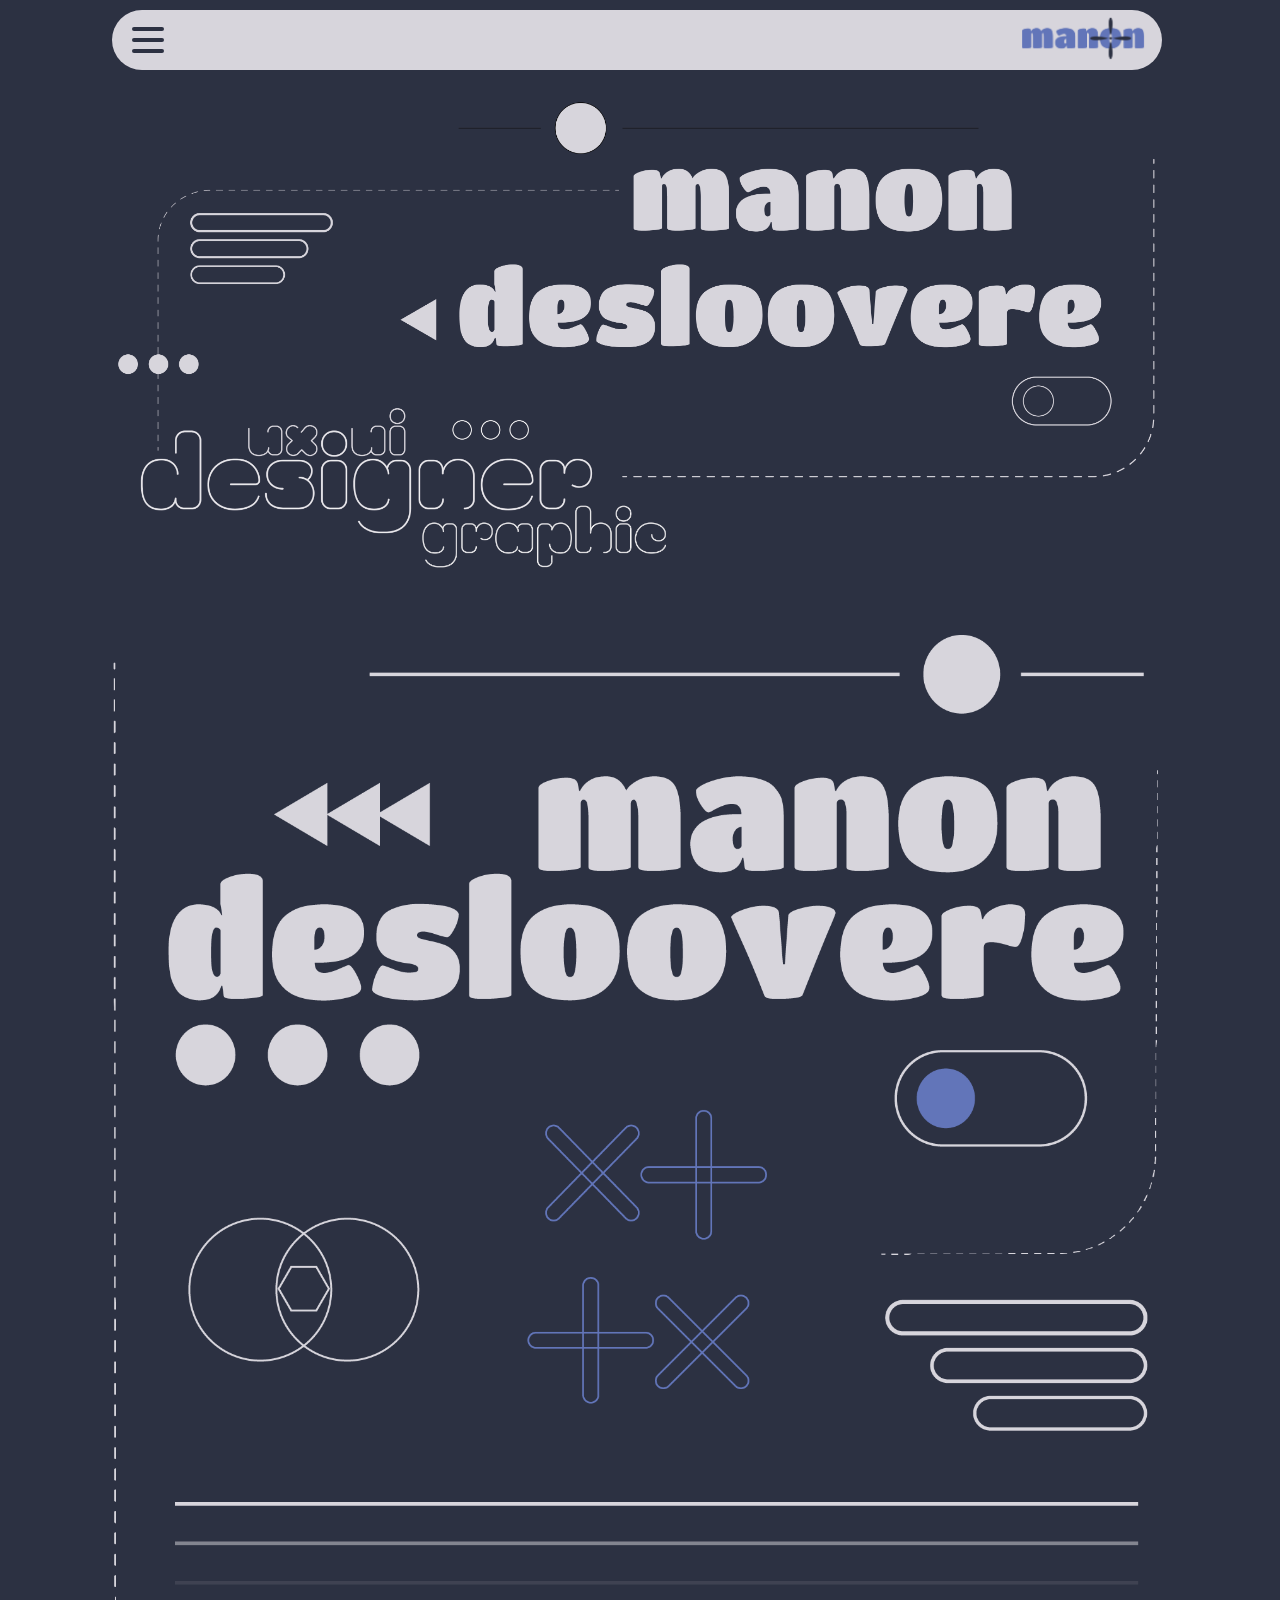
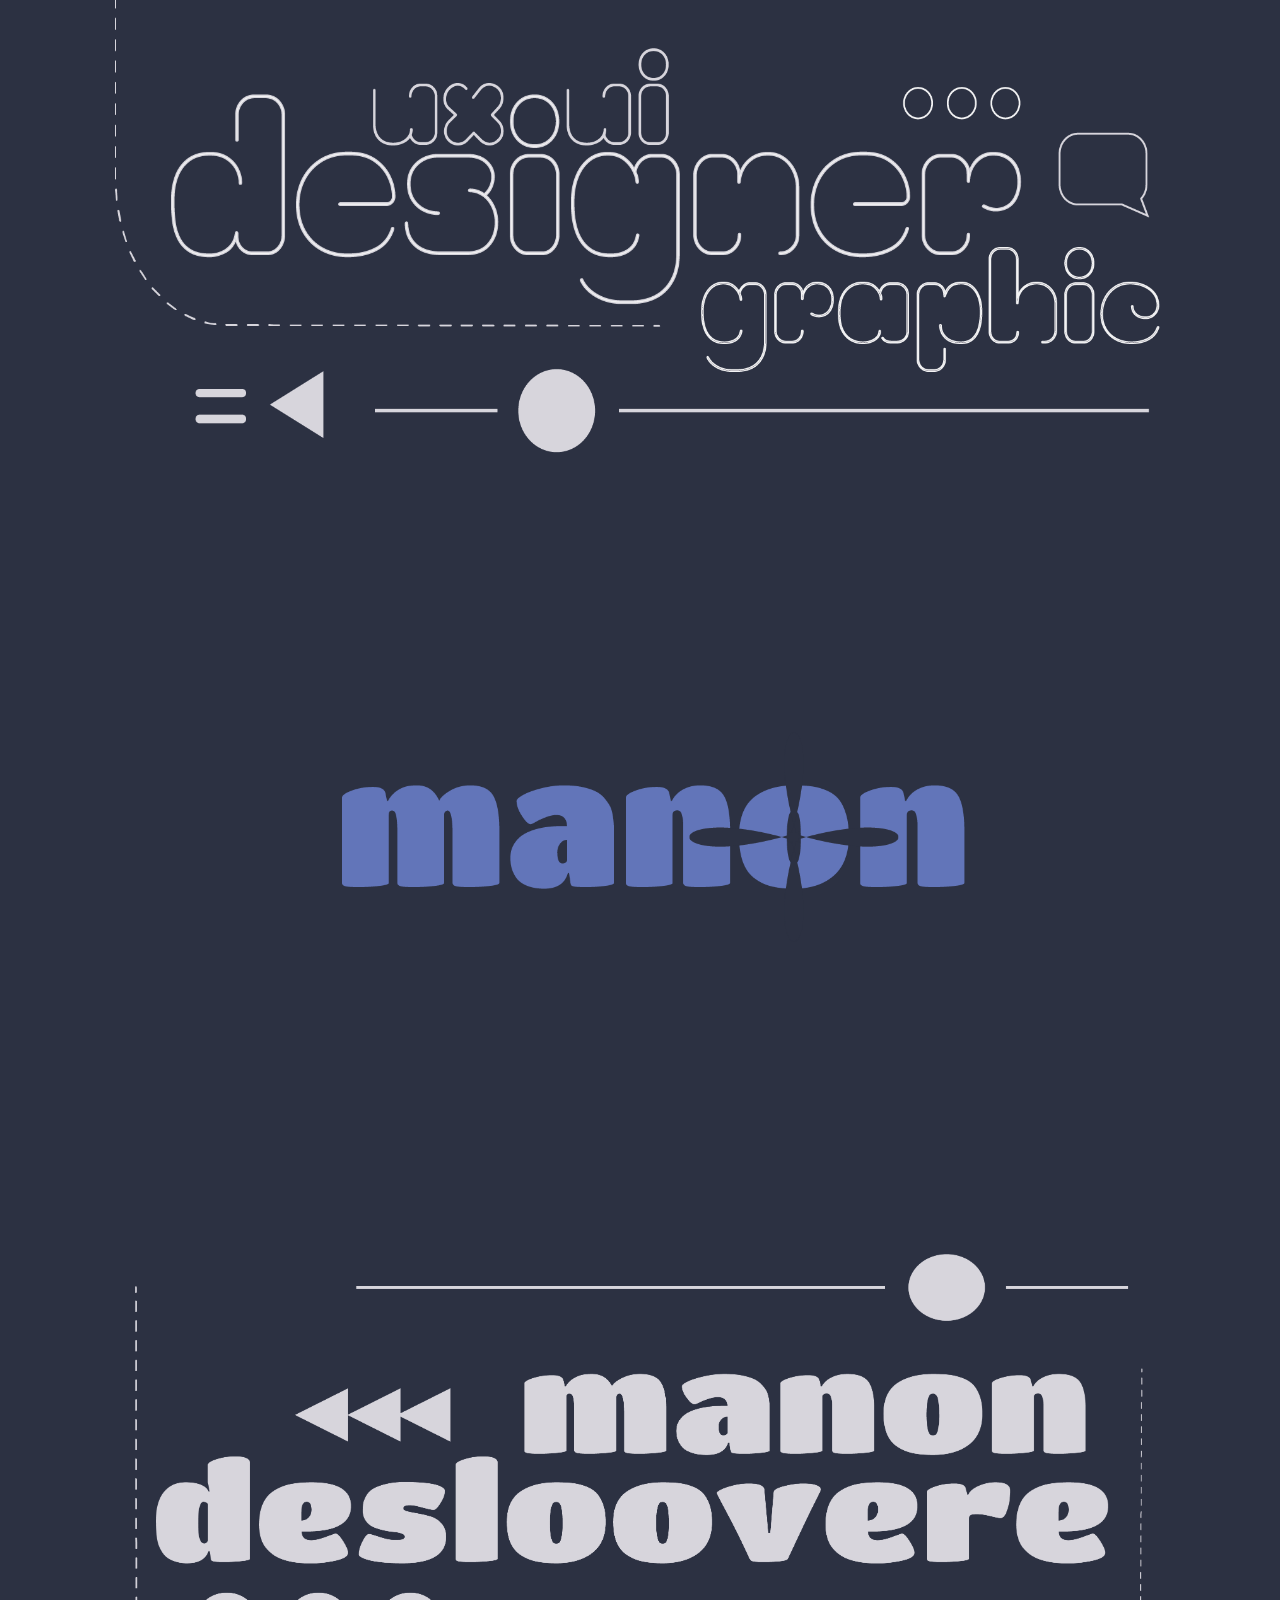
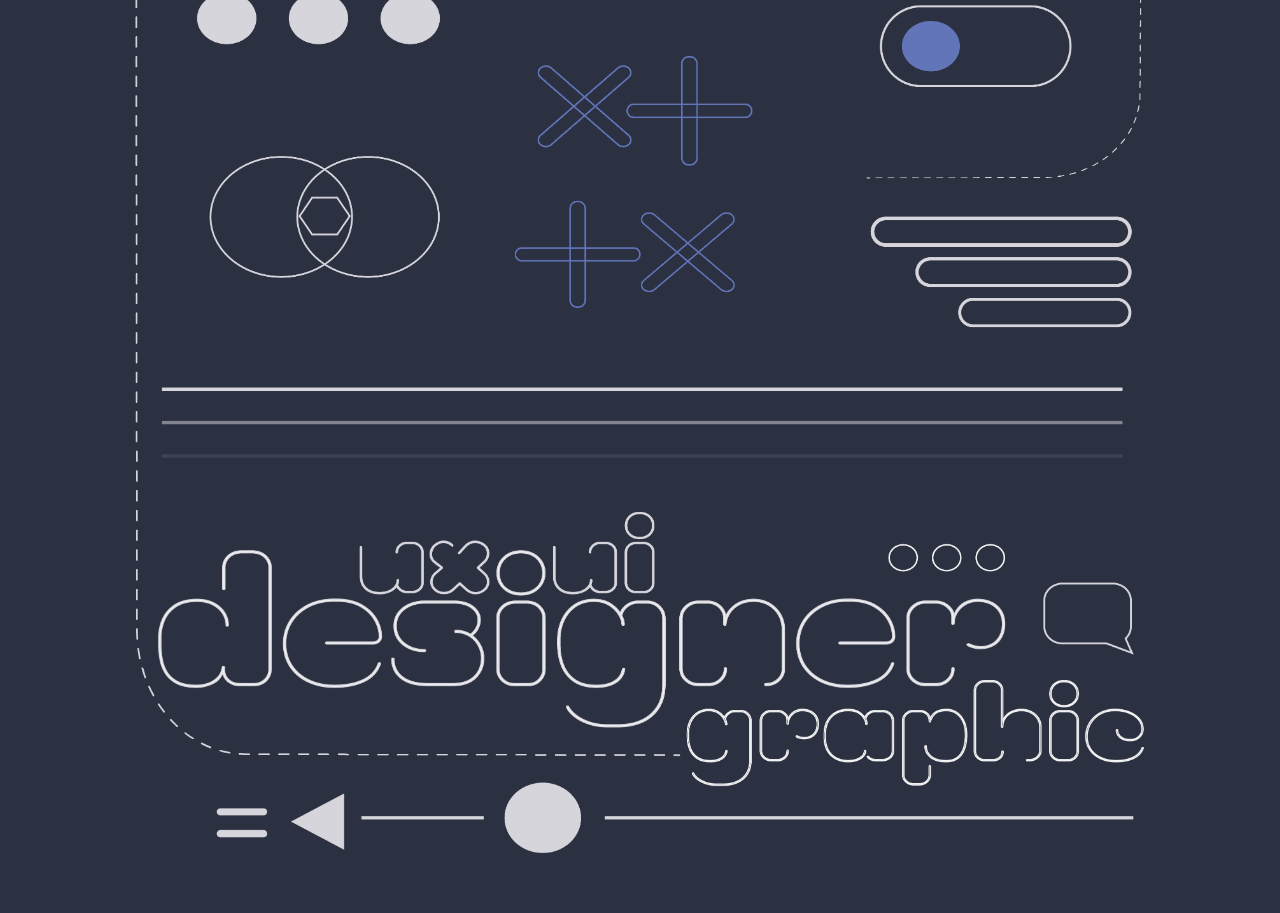
<file: index.html>
<!DOCTYPE html>
<html lang="en">
<head>
    <meta charset="UTF-8">
    <title>HomePage</title>
    <link rel="stylesheet" href="style.css">
    <script defer src="script.js"></script>
    <meta name="viewport" content="width=device-width, initial-scale=1">
    <link rel="preconnect" href="https://fonts.googleapis.com">
    <link rel="preconnect" href="https://fonts.gstatic.com" crossorigin>
    <link href="https://fonts.googleapis.com/css2?family=Dosis:wght@500&display=swap" rel="stylesheet">
</head>
<body>
<nav>
    <div class="navbar">
        <div class="container nav-container">
            <input class="checkbox" type="checkbox" name="check" id="checkbox"/>
            <div class="hamburger-lines">
                <span class="line line1"></span>
                <span class="line line2"></span>
                <span class="line line3"></span>
            </div>
            <div class="logo">
                <img src="assets/portfoliomanonlogo-04.png" alt="LogoManon">
            </div>
            <div class="menu-items">
                    <li><a href="index.html">Home</a></li>
                    <li><a href="biography.html">Biography</a></li>
                    <li><a href="wpl.html">WPL</a></li>
                    <li><a href="gallery.html">Gallery</a></li>
                    <li><a href="contact.html">Contact</a></li>
            </div>
        </div>
    </div>
</nav>


<img id="web" src="assets/PORTFOLIOhomeimagedark-02.png" alt="Manon Desloovere portfolio foto">
<img id="gsm" src="assets/PORTFOLIOhomeimggsm-03.png" alt="Manon Desloovere portfolio foto">
<img id="ipad" src="assets/PORTFOLIOhomeimgipad-04.png" alt="Manon Desloovere portfolio foto">
</body>
</html>
</file>
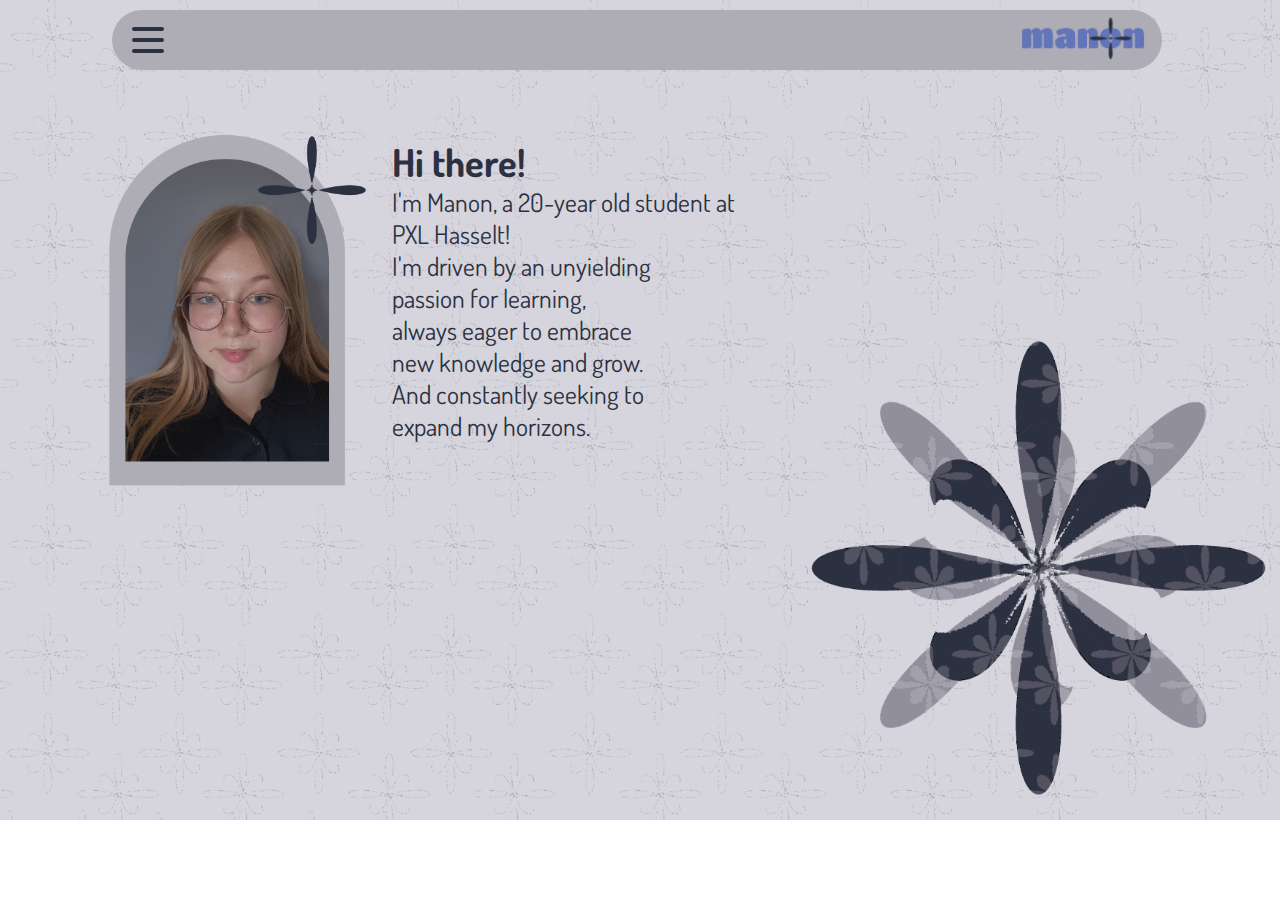
<file: biography.html>
<!DOCTYPE html>
<html lang="en">
<head>
    <meta charset="UTF-8">
    <title>Biograpy</title>
    <link rel="stylesheet" href="biostyle.css">
    <script defer src="script.js"></script>
    <meta name="viewport" content="width=device-width, initial-scale=1">
    <link rel="preconnect" href="https://fonts.googleapis.com">
    <link rel="preconnect" href="https://fonts.gstatic.com" crossorigin>
    <link href="https://fonts.googleapis.com/css2?family=Dosis:wght@500&display=swap" rel="stylesheet">
</head>
<body>
<nav>
    <div class="navbar">
        <div class="container nav-container">
            <input class="checkbox" type="checkbox" name="check" id="checkbox"/>
            <div class="hamburger-lines">
                <span class="line line1"></span>
                <span class="line line2"></span>
                <span class="line line3"></span>
            </div>
            <div class="logo">
                <img src="assets/portfoliomanonlogo-04.png" alt="LogoManon">
            </div>
            <div class="menu-items">
                <li><a href="index.html">Home</a></li>
                <li><a href="biography.html">Biography</a></li>
                <li><a href="wpl.html">WPL</a></li>
                <li><a href="gallery.html">Gallery</a></li>
                <li><a href="contact.html">Contact</a></li>
            </div>
        </div>
    </div>
</nav>

<main>
    <div class="content-container">
        <div class="profielfoto">
            <img id="fotomanon" src="assets/portfoliofoto2-01.png" alt="Picture of Manon Desloovere">
        </div>
        <div class="text">
            <h2>Hi there!</h2>
            <p>I'm Manon, a 20-year old student at PXL Hasselt!</p>
            <p>I'm driven by an unyielding <br>
                passion for learning,<br>
                always eager to embrace <br>
                new knowledge and grow. <br>
                And constantly seeking to <br>
                expand my horizons.</p>
        </div>
    </div>
</main>

</body>
</html>
</file>
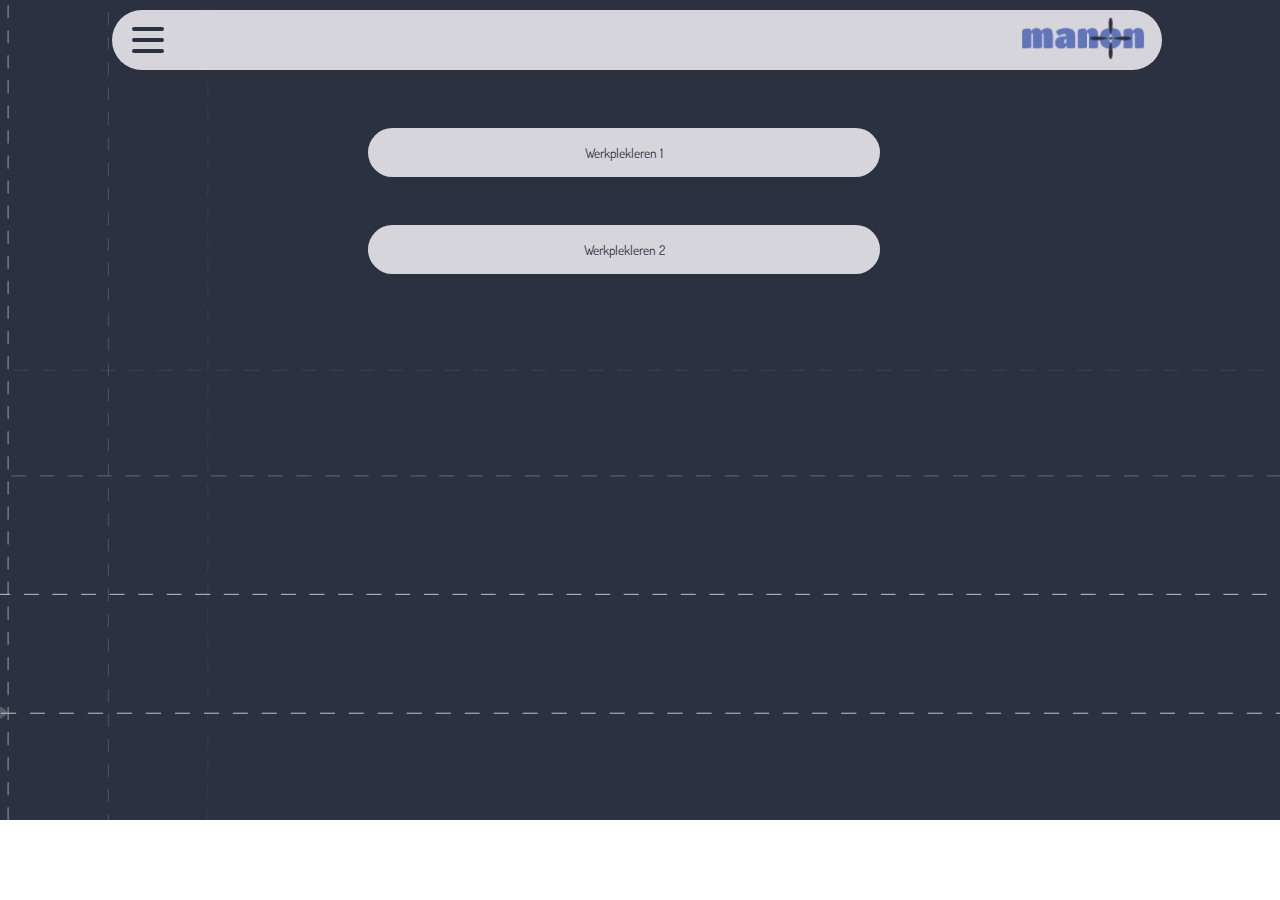
<file: wpl.html>
<!DOCTYPE html>
<html lang="en">
<head>
    <meta charset="UTF-8">
    <title>WPL</title>
    <link rel="stylesheet" href="wplstyle.css">
    <script defer src="script.js"></script>
    <meta name="viewport" content="width=device-width, initial-scale=1">
    <link rel="preconnect" href="https://fonts.googleapis.com">
    <link rel="preconnect" href="https://fonts.gstatic.com" crossorigin>
    <link href="https://fonts.googleapis.com/css2?family=Dosis:wght@500&display=swap" rel="stylesheet">
</head>
<body>
<nav>
    <div class="navbar">
        <div class="container nav-container">
            <input class="checkbox" type="checkbox" name="check" id="checkbox"/>
            <div class="hamburger-lines">
                <span class="line line1"></span>
                <span class="line line2"></span>
                <span class="line line3"></span>
            </div>
            <div class="logo">
                <img src="assets/portfoliomanonlogo-04.png" alt="LogoManon">
            </div>
            <div class="menu-items">
                <li><a href="index.html">Home</a></li>
                <li><a href="biography.html">Biography</a></li>
                <li><a href="wpl.html">WPL</a></li>
                <li><a href="gallery.html">Gallery</a></li>
                <li><a href="contact.html">Contact</a></li>
            </div>
        </div>
    </div>
</nav>

<main>
    <button class="accordion">Werkplekleren 1</button>
    <div class="panel">
        <ul>
            <li><a href="https://hogeschoolpxl-my.sharepoint.com/personal/12202070_student_pxl_be/_layouts/15/onedrive.aspx?ga=1&id=%2Fpersonal%2F12202070%5Fstudent%5Fpxl%5Fbe%2FDocuments%2Fportfolio%2FDasboards%2DPortfolio%5FGroep30%5FLise%2DManon%20%281%29%2Epdf&parent=%2Fpersonal%2F12202070%5Fstudent%5Fpxl%5Fbe%2FDocuments%2Fportfolio" target="_blank">Dashboard</a></li>
            <li><a href="https://hogeschoolpxl-my.sharepoint.com/personal/12202070_student_pxl_be/_layouts/15/onedrive.aspx?ga=1&id=%2Fpersonal%2F12202070%5Fstudent%5Fpxl%5Fbe%2FDocuments%2Fportfolio%2FDesloovere%5FManon%5F1DVOb%5FAnalyseArbeidsmarkt%20%281%29%2Epdf&parent=%2Fpersonal%2F12202070%5Fstudent%5Fpxl%5Fbe%2FDocuments%2Fportfolio" target="_blank">Analyse Arbeidsmarkt</a></li>
            <li><a href="https://hogeschoolpxl-my.sharepoint.com/personal/12202070_student_pxl_be/_layouts/15/onedrive.aspx?ga=1&id=%2Fpersonal%2F12202070%5Fstudent%5Fpxl%5Fbe%2FDocuments%2Fportfolio%2FDesloovere%5FManon%5F1DVOb%5FWerkplekverkenning%2Epdf&parent=%2Fpersonal%2F12202070%5Fstudent%5Fpxl%5Fbe%2FDocuments%2Fportfolio" target="_blank">Werkplekverkenning</a></li>
            <li><a href="https://hogeschoolpxl-my.sharepoint.com/personal/12202070_student_pxl_be/_layouts/15/onedrive.aspx?ga=1&id=%2Fpersonal%2F12202070%5Fstudent%5Fpxl%5Fbe%2FDocuments%2Fportfolio%2Fpersonalbranding%5Fmanon%5Fdesloovere%20%281%29%2Epdf&parent=%2Fpersonal%2F12202070%5Fstudent%5Fpxl%5Fbe%2FDocuments%2Fportfolio" target="_blank">Personal Branding</a></li>
            <li><a href="https://hogeschoolpxl-my.sharepoint.com/personal/12202070_student_pxl_be/_layouts/15/onedrive.aspx?ga=1&id=%2Fpersonal%2F12202070%5Fstudent%5Fpxl%5Fbe%2FDocuments%2Fportfolio%2Freflecteren%2Bles%2B3%2Bwerkplekleren%2B1%2Btaak%2Epdf&parent=%2Fpersonal%2F12202070%5Fstudent%5Fpxl%5Fbe%2FDocuments%2Fportfolio" target="_blank">Reflecteren</a></li>
            <li><a href="https://hogeschoolpxl-my.sharepoint.com/personal/12202070_student_pxl_be/_layouts/15/onedrive.aspx?ga=1&id=%2Fpersonal%2F12202070%5Fstudent%5Fpxl%5Fbe%2FDocuments%2Fportfolio%2FWatisjouwmotivatie%5FManon%5FDesloovere%2Epdf&parent=%2Fpersonal%2F12202070%5Fstudent%5Fpxl%5Fbe%2FDocuments%2Fportfolio" target="_blank">Kernkwadranten</a></li>
            <li><a href="https://hogeschoolpxl-my.sharepoint.com/personal/12202070_student_pxl_be/_layouts/15/onedrive.aspx?ga=1&id=%2Fpersonal%2F12202070%5Fstudent%5Fpxl%5Fbe%2FDocuments%2Fportfolio%2FDesloovere%5FManon%5F1DVOb%5FEindreflectie%2Epdf&parent=%2Fpersonal%2F12202070%5Fstudent%5Fpxl%5Fbe%2FDocuments%2Fportfolio" target="_blank">Eindreflectie WPL I</a></li>
        </ul>

    </div>

    <button class="accordion">Werkplekleren 2</button>
    <div class="panel">
        <ul>
        <li><a href="https://hogeschoolpxl-my.sharepoint.com/personal/12202070_student_pxl_be/_layouts/15/onedrive.aspx?ga=1&id=%2Fpersonal%2F12202070%5Fstudent%5Fpxl%5Fbe%2FDocuments%2Fportfolio%2FEindreflectie%20werkplekleren%202%2Epdf&parent=%2Fpersonal%2F12202070%5Fstudent%5Fpxl%5Fbe%2FDocuments%2Fportfolio" target="_blank">Eindreflectie WPL II</a></li>
        <li><a href="https://hogeschoolpxl-my.sharepoint.com/personal/12202070_student_pxl_be/_layouts/15/onedrive.aspx?ga=1&id=%2Fpersonal%2F12202070%5Fstudent%5Fpxl%5Fbe%2FDocuments%2Fportfolio%2FBusta%20%2D%20Werkplekleren%202%2Epdf&parent=%2Fpersonal%2F12202070%5Fstudent%5Fpxl%5Fbe%2FDocuments%2Fportfolio" target="_blank">WPL II Case</a></li>
        <li><a href="https://2223-1dvo-wpl2-groep-09.netlify.app/" target="_blank">WPL II Busta Website</a></li>
        </ul>
    </div>
</main>
</body>
</html>


<!--
<h1>Schoolopdrachten</h1>
<h2>Werkplekleren II</h2>
<p></p>


<p>Hier vindt u opdrachten die ik moest maken voor het vak 'Werkplekleren 1'. <br>Door <a
        href="https://hogeschoolpxl-my.sharepoint.com/:f:/g/personal/12202070_student_pxl_be/Ek26gcOy45tFpmQzesAT-NcB3ujcC0j28AdXUhX9fjkOZg?e=Fr1bos">hier</a>
    te
    drukken opent u een OneDrive link. Daar vindt u volgende opdrachten: </p>
<h2>Sessies persoonlijk ontwikkelingsplan</h2>
<ul>
    <li>POP Personal branding</li>
    <li>POP Motivatie, aarden en kernkwadranten</li>
    <li>POP Feedback & Reflecteren</li>
</ul>
<h2>Sessies werkveldherkenning</h2>
<ul>
    <li>Opdracht: Reflectie seminaries</li>
    <li>Opdracht: Analyse arbeidsmarkt</li>
</ul>
<h2>Dashboard opdracht</h2>
<ul>
    <li>Research, strategie en concept & planning</li>
    <li>conceptposter</li>
</ul>
<h2>Eindreflectie</h2>
</file>
<file: style.css>
* {
    margin: 0;
    padding: 0;
    box-sizing: border-box;
    font-family: Arial, sans-serif;
    background-color: #2C3142;
}


/* ----------------------------------------   nav    ---------------------------------------*/

h1 {
    color: #2C3142;
    padding: 0.5rem;
    background-color: #D7D5DC;
}

h1:hover {
    color: #2C3142;
    padding: 0.5rem;
    text-decoration-line: underline;
}
.logo {
    position: absolute;
    top: 5px;
    right: 15px;
}

.logo img {
    width: 8rem; /* Adjust the width as needed */
    height: auto;
    background-color: #D7D5DC;
}

.container {
    max-width: 1050px;
    width: 90%;
    margin: auto;

}

.navbar {
    width: 100%;
}

.nav-container {
    display: flex;
    justify-content: space-between;
    align-items: center;
    height: 50px;
    background-color: #D7D5DC;
    border-radius: 30px;
    margin: 10px;
    margin-left: 7rem;
    padding: 10px;
}

.navbar .menu-items {
    display: flex;
}

.navbar .nav-container li {
    list-style: none;
    background-color: #D7D5DC;

}

.navbar .nav-container a {
    text-decoration: none;
    color: #D7D5DC;
    font-weight: 500;
    font-size: 1.2rem;
    padding: 0.7rem;
}

.navbar .nav-container a:hover{
    font-weight: bolder;
    text-decoration-line: underline;
}

.nav-container {
    display: block;
    position: relative;
    height: 60px;
}

.nav-container .checkbox {
    position: absolute;
    display: block;
    height: 32px;
    width: 32px;
    top: 20px;
    left: 20px;
    z-index: 5;
    opacity: 0;
    cursor: pointer;
}

.nav-container .hamburger-lines {
    height: 26px;
    width: 32px;
    position: absolute;
    top: 17px;
    left: 20px;
    z-index: 2;
    display: flex;
    flex-direction: column;
    justify-content: space-between;
    background-color: #D7D5DC;
}

.nav-container .hamburger-lines .line {
    display: block;
    height: 4px;
    width: 100%;
    border-radius: 10px;
    background: #2C3142;
}

.nav-container .hamburger-lines .line1 {
    transform-origin: 0% 0%;
    transition: transform 0.4s ease-in-out;
}

.nav-container .hamburger-lines .line2 {
    transition: transform 0.2s ease-in-out;
}

.nav-container .hamburger-lines .line3 {
    transform-origin: 0% 100%;
    transition: transform 0.4s ease-in-out;
}

.navbar .menu-items {
    background-color: #D7D5DC;
    color: #2C3142;
    height: 30rem;
    width: 10rem;
    transform: translate(-180%);
    display: flex;
    flex-direction: column;
    align-items: center;
    justify-content: center;
    margin-left: -60px;
    padding: 3rem;
    transition: transform 0.5s ease-in-out;
    text-align: center;
}

.navbar .menu-items li {
    color: #2C3142;
    background-color: #D7D5DC;
    margin-bottom: 1.2rem;
    font-size: 3rem;
    font-weight: 500;
}
.navbar .menu-items li a {
    text-decoration: none;
    color: #2C3142;
    font-weight: 500;
    font-size: 1.2rem;
    padding: 0.7rem;
    background-color: #D7D5DC; /* Added background color */
}


.nav-container input[type="checkbox"]:checked ~ .menu-items {
    transform: translateX(0);
}

.nav-container input[type="checkbox"]:checked ~ .hamburger-lines .line1 {
    transform: rotate(45deg);
}

.nav-container input[type="checkbox"]:checked ~ .hamburger-lines .line2 {
    transform: scaleY(0);
}

.nav-container input[type="checkbox"]:checked ~ .hamburger-lines .line3 {
    transform: rotate(-45deg);
}

.nav-container input[type="checkbox"]:checked ~ .logo{
    display: none;
}

/* ----------- image  ---------*/
img {
    display: block;
    margin: 0 auto;
    width: 85%;
    height: auto;
}
</file>
<file: biostyle.css>
* {
    margin: 0;
    padding: 0;
    box-sizing: border-box;
    font-family: 'Dosis', sans-serif;
}


/* ----------------------------------------   nav    --------------------------------------- */
body {
    background-image: url("assets/portfoliobackgroundweb-01.png");
    background-size: cover;
    background-position: 100%;
    background-repeat: no-repeat;
    min-height: 90vh;
}

.logo {
    position: absolute;
    top: 5px;
    right: 15px;
}

.logo img {
    width: 8rem;
    height: auto;
    background-color: #aeadb5;
}

.container {
    max-width: 1050px;
    width: 92%;
    margin: auto;

}

.navbar {
    width: 100%;
}

.nav-container {
    display: flex;
    justify-content: space-between;
    align-items: center;
    height: 50px;
    background-color: #aeadb5;
    border-radius: 30px;
    margin: 10px;
    margin-left: 7rem;
    padding: 9px;
}

.navbar .menu-items {
    display: flex;
}

.navbar .nav-container li {
    list-style: none;
    background-color: #aeadb5;

}

.navbar .nav-container a {
    text-decoration: none;
    color: #aeadb5;
    font-weight: 500;
    font-size: 1.2rem;
    padding: 0.7rem;
}

.navbar .nav-container a:hover{
    font-weight: bolder;
    text-decoration-line: underline;
}

.nav-container {
    display: block;
    position: relative;
    height: 60px;
}

.nav-container .checkbox {
    position: absolute;
    display: block;
    height: 32px;
    width: 32px;
    top: 20px;
    left: 20px;
    z-index: 5;
    opacity: 0;
    cursor: pointer;
}

.nav-container .hamburger-lines {
    height: 26px;
    width: 32px;
    position: absolute;
    top: 17px;
    left: 20px;
    z-index: 2;
    display: flex;
    flex-direction: column;
    justify-content: space-between;
    background-color: #aeadb5;
}

.nav-container .hamburger-lines .line {
    display: block;
    height: 4px;
    width: 100%;
    border-radius: 10px;
    background: #2C3142;
}

.nav-container .hamburger-lines .line1 {
    transform-origin: 0% 0%;
    transition: transform 0.4s ease-in-out;
}

.nav-container .hamburger-lines .line2 {
    transition: transform 0.2s ease-in-out;
}

.nav-container .hamburger-lines .line3 {
    transform-origin: 0% 100%;
    transition: transform 0.4s ease-in-out;
}

.navbar .menu-items {
    background-color: #aeadb5;
    border-radius: 30px;
    color: #2C3142;
    height: 28rem;
    width: 10rem;
    transform: translate(-180%);
    display: flex;
    flex-direction: column;
    align-items: center;
    justify-content: center;
    margin-left: -0.6rem;
    margin-top: 0.1rem;
    padding: 2rem;
    transition: transform 0.5s ease-in-out;
    text-align: center;
}

.navbar .menu-items li {
    color: #2C3142;
    background-color: #aeadb5;
    margin-bottom: 1.2rem;
    font-size: 3rem;
    font-weight: 500;
}
.navbar .menu-items li a {
    text-decoration: none;
    color: #2C3142;
    font-weight: 500;
    font-size: 1.2rem;
    padding: 0.7rem;
    background-color: #aeadb5;
}


.nav-container input[type="checkbox"]:checked ~ .menu-items {
    transform: translateX(0);
}

.nav-container input[type="checkbox"]:checked ~ .hamburger-lines .line1 {
    transform: rotate(45deg);
}

.nav-container input[type="checkbox"]:checked ~ .hamburger-lines .line2 {
    transform: scaleY(0);
}

.nav-container input[type="checkbox"]:checked ~ .hamburger-lines .line3 {
    transform: rotate(-45deg);
}

.nav-container input[type="checkbox"]:checked ~ .logo{
    display: none;
}


/* ----------- MAIN CONTENT ----------- */
.content-container {
    display: flex;
    align-items: center;
    justify-content: center;
    width: 50rem;
}

.text {
    font-size: 1.6rem;
    max-width: 70%;
    padding: 3rem;
    color: #2C3142;
    margin-left: 1rem;
}

.profielfoto {
    max-width: 100%;
    text-align: center;
    margin-left: 6rem;
    margin-top: 3rem;
}

#fotomanon {
    width: 120%;
    max-width: 300px;
    height: auto;
}
/* --------------------------------------- RESPONSIVITEIT -----------------------------------------------------------*/



/* TELEFOON FORMAAT */
@media screen and (min-width: 160px) and (max-width: 760px) {
    body {
        background-image: url("assets/portfoliobackground-01-gsm-06.png");
        background-size: cover;
        background-position: 100%;
        background-repeat: no-repeat;
        min-height: 115vh;
    }

    .nav-container {
        display: flex;
        justify-content: space-between;
        align-items: center;
        height: 51px;
        background-color: #aeadb5;
        border-radius: 30px;
        margin: 11px;
        margin-left: 1rem;
        padding: 15px;
    }

    .navbar .menu-items {
        background-color: #aeadb5;
        border-radius: 30px;
        color: #2C3142;
        height: 30rem;
        width: 10rem;
        transform: translate(-180%);
        display: flex;
        flex-direction: column;
        align-items: center;
        justify-content: center;
        margin-left: -0.6rem;
        margin-top: 28rem;
        padding: 2rem;
        transition: transform 0.5s ease-in-out;
        text-align: center;
    }


    .content-container {
        display: flex;
        flex-direction: column;
        align-items: center;
        justify-content: center;
        width: 20rem;
    }

    .text {
        font-size: 1.6rem;
        max-width: 100%;
        padding: 1rem;
        color: #2C3142;
        margin-left: 6.5rem;
    }

    .profielfoto {
        max-width: 100%;
        margin-left: 5rem;
        margin-top: 2rem;
        order: 2;

    }

    #fotomanon {
        width: 120%;
        max-width: 300px;
        height: auto;
    }
}



/* IPAD FORMAAT */
@media screen and (min-width: 760px) and (max-width: 1024px)  {

    body {
        background-image: url("assets/portfoliobackground-01-ipad-05.png");
        background-size: cover;
        background-position: 100%;
        background-repeat: no-repeat;
        min-height: 160vh;
    }

    .nav-container {
        display: flex;
        justify-content: space-between;
        align-items: center;
        height: 51px;
        background-color: #aeadb5;
        border-radius: 30px;
        margin: 2rem;
        margin-left: 2rem;
        padding: 15px;
    }

    .navbar .menu-items {
        background-color: #aeadb5;
        border-radius: 30px;
        color: #2C3142;
        height: 30rem;
        width: 10rem;
        transform: translate(-180%);
        display: flex;
        flex-direction: column;
        align-items: center;
        justify-content: center;
        margin-left: -0.6rem;
        margin-top: 28rem;
        padding: 2rem;
        transition: transform 0.5s ease-in-out;
        text-align: center;
    }




    .content-container {
        display: flex;
        flex-direction: column;
        align-items: center;
        justify-content: center;
        width: 80rem;
    }

    .text {
        font-size: 1.8rem;
        max-width: 100%;
        padding: 1rem;
        color: #2C3142;
        margin-left: -20rem;
    }

    .profielfoto {
        max-width: 350%;
        margin-left: -30.5rem;
        margin-top: 2rem;
        order: 2;

    }

    #fotomanon {
        width: 100%;
        height: auto;
    }
}
</file>
<file: wplstyle.css>
* {
    margin: 0;
    padding: 0;
    box-sizing: border-box;
    font-family: 'Dosis', sans-serif;
}


/* ----------------------------------------   nav    ---------------------------------------*/
body {
    background-image: url("assets/portfoliobackgroundweb-02.png");
    background-size: cover;
    background-position: 100%;
    background-repeat: no-repeat;
    min-height: 90vh;
}

.logo {
    position: absolute;
    top: 5px;
    right: 15px;
}

.logo img {
    width: 8rem;
    height: auto;
    background-color: #D7D5DC;
}

.container {
    max-width: 1050px;
    width: 92%;
    margin: auto;

}

.navbar {
    width: 100%;
}

.nav-container {
    display: flex;
    justify-content: space-between;
    align-items: center;
    height: 50px;
    background-color: #D7D5DC;
    border-radius: 30px;
    margin: 10px;
    margin-left: 7rem;
    padding: 9px;
}

.navbar .menu-items {
    display: flex;
}

.navbar .nav-container li {
    list-style: none;
    background-color: #D7D5DC;

}

.navbar .nav-container a {
    text-decoration: none;
    color: #D7D5DC;
    font-weight: 500;
    font-size: 1.2rem;
    padding: 0.7rem;
}

.navbar .nav-container a:hover{
    font-weight: bolder;
    text-decoration-line: underline;
}

.nav-container {
    display: block;
    position: relative;
    height: 60px;
}

.nav-container .checkbox {
    position: absolute;
    display: block;
    height: 32px;
    width: 32px;
    top: 20px;
    left: 20px;
    z-index: 5;
    opacity: 0;
    cursor: pointer;
}

.nav-container .hamburger-lines {
    height: 26px;
    width: 32px;
    position: absolute;
    top: 17px;
    left: 20px;
    z-index: 2;
    display: flex;
    flex-direction: column;
    justify-content: space-between;
    background-color: #D7D5DC;
}

.nav-container .hamburger-lines .line {
    display: block;
    height: 4px;
    width: 100%;
    border-radius: 10px;
    background: #2C3142;
}

.nav-container .hamburger-lines .line1 {
    transform-origin: 0% 0%;
    transition: transform 0.4s ease-in-out;
}

.nav-container .hamburger-lines .line2 {
    transition: transform 0.2s ease-in-out;
}

.nav-container .hamburger-lines .line3 {
    transform-origin: 0% 100%;
    transition: transform 0.4s ease-in-out;
}

.navbar .menu-items {
    background-color: #D7D5DC;
    border-radius: 30px;
    color: #2C3142;
    height: 28rem;
    width: 10rem;
    transform: translate(-180%);
    display: flex;
    flex-direction: column;
    align-items: center;
    justify-content: center;
    margin-left: -0.6rem;
    margin-top: 0.1rem;
    padding: 2rem;
    transition: transform 0.5s ease-in-out;
    text-align: center;
}

.navbar .menu-items li {
    color: #2C3142;
    background-color: #D7D5DC;
    margin-bottom: 1.2rem;
    font-size: 3rem;
    font-weight: 500;
}
.navbar .menu-items li a {
    text-decoration: none;
    color: #2C3142;
    font-weight: 500;
    font-size: 1.2rem;
    padding: 0.7rem;
    background-color: #D7D5DC;
}


.nav-container input[type="checkbox"]:checked ~ .menu-items {
    transform: translateX(0);
}

.nav-container input[type="checkbox"]:checked ~ .hamburger-lines .line1 {
    transform: rotate(45deg);
}

.nav-container input[type="checkbox"]:checked ~ .hamburger-lines .line2 {
    transform: scaleY(0);
}

.nav-container input[type="checkbox"]:checked ~ .hamburger-lines .line3 {
    transform: rotate(-45deg);
}

.nav-container input[type="checkbox"]:checked ~ .logo{
    display: none;
}


/* ----------------------------------------- main ---------------------------------------------------------*/



.accordion {
    background-color: #D7D5DC;
    color: #2C3142;
    cursor: pointer;
    padding: 1rem;
    width: 40%;
    text-align: center;
    border: none;
    outline: none;
    transition: 0.6s;
    margin: 3rem 6rem 0rem 23rem ;
    border-radius: 30px;
}


.accordion:hover {
    background-color: #6275b9;
}

.panel {
    width: 40%;
    margin: 0.4rem 26rem 0rem 23rem ;
    border-radius: 10px;
    padding: 1rem;
    background-color: #D7D5DC;
    display: none;
    overflow: hidden;
    border-radius: 30px;
    text-align: center;
}
ul {
    list-style: none;
    padding: 0;
    margin: 0;
}

ul li a {
    margin: 0.5rem 0;
    color: #2C3142;
    text-decoration: none;
}

ul li a:hover {
    text-decoration-line: underline;
    text-transform: capitalize;
}



/* --------------------------------------- RESPONSIVITEIT -----------------------------------------------------------*/



/* TELEFOON FORMAAT */
@media screen and (min-width: 160px) and (max-width: 760px) {

    body {
        background-image: url("assets/portfoliobackground02-gsm-08.png");
        background-size: cover;
        background-position: 100%;
        background-repeat: no-repeat;
        min-height: 100vh;
    }
    .nav-container {
        display: flex;
        justify-content: space-between;
        align-items: center;
        height: 51px;
        background-color: #D7D5DC;
        border-radius: 30px;
        margin: 11px;
        margin-left: 1rem;
        padding: 15px;
    }

    .navbar .menu-items {
        background-color: #D7D5DC;
        border-radius: 30px;
        color: #2C3142;
        height: 30rem;
        width: 10rem;
        transform: translate(-180%);
        display: flex;
        flex-direction: column;
        align-items: center;
        justify-content: center;
        margin-left: -0.6rem;
        margin-top: 28rem;
        padding: 2rem;
        transition: transform 0.5s ease-in-out;
        text-align: center;
    }

    .accordion {
        background-color: #D7D5DC;
        color: #2C3142;
        cursor: pointer;
        padding: 12px;
        width: 50%;
        text-align: center;
        border: none;
        outline: none;
        transition: 0.6s;
        margin: 3rem 6rem 0rem 7rem ;
        border-radius: 30px;
        font-size: 1.5rem;

    }


    .accordion:hover {
        background-color: #6275b9;
    }

    .panel {
        width: 50%;
        margin: 0.4rem 6rem 0rem 7rem;
        border-radius: 10px;
        padding: 1rem;
        background-color: #D7D5DC;
        display: none;
        overflow: hidden;
        border-radius: 30px;
        text-align: center;
        font-size: 1.5rem;

    }
    ul {
        list-style: none;
        padding: 0;
        margin: 0;
        font-size: 1.5rem;

    }

    ul li a {
        margin: 0.5rem 0;
        color: #2C3142;
        text-decoration: none;
    }

    ul li a:hover {
        text-decoration-line: underline;
        text-transform: capitalize;
    }

}



/* IPAD FORMAAT */
@media screen and (min-width: 760px) and (max-width: 1024px)  {

    body {
        background-image: url("assets/portfoliobackground02-ipad-07.png");
        background-size: cover;
        background-position: 100%;
        background-repeat: no-repeat;
        min-height: 75vh;
    }

    .nav-container {
        display: flex;
        justify-content: space-between;
        align-items: center;
        height: 51px;
        background-color: #D7D5DC;
        border-radius: 30px;
        margin: 2rem;
        margin-left: 2rem;
        padding: 15px;
    }

    .navbar .menu-items {
        background-color: #D7D5DC;
        border-radius: 30px;
        color: #2C3142;
        height: 30rem;
        width: 10rem;
        transform: translate(-180%);
        display: flex;
        flex-direction: column;
        align-items: center;
        justify-content: center;
        margin-left: -0.6rem;
        margin-top: 28rem;
        padding: 2rem;
        transition: transform 0.5s ease-in-out;
        text-align: center;
    }



    .accordion {
        background-color: #D7D5DC;
        color: #2C3142;
        cursor: pointer;
        padding: 1rem;
        width: 60%;
        text-align: center;
        border: none;
        outline: none;
        transition: 0.6s;
        margin: 3rem 6rem 0rem 11rem ;
        border-radius: 30px;
        font-size: 2rem;

    }

    .accordion:hover {
        background-color: #6275b9;
    }

    .panel {
        width: 60%;
        margin: 0.4rem 6rem 0rem 11rem;
        border-radius: 10px;
        padding: 1rem;
        background-color: #D7D5DC;
        display: none;
        overflow: hidden;
        border-radius: 30px;
        text-align: center;
        font-size: 2rem;

    }
    ul {
        list-style: none;
        padding: 0;
        margin: 0;
        font-size: 2rem;
    }

    ul li a {
        margin: 0.5rem 0;
        color: #2C3142;
        text-decoration: none;
    }

    ul li a:hover {
        text-decoration-line: underline;
        text-transform: capitalize;
    }

}


}
</file>
